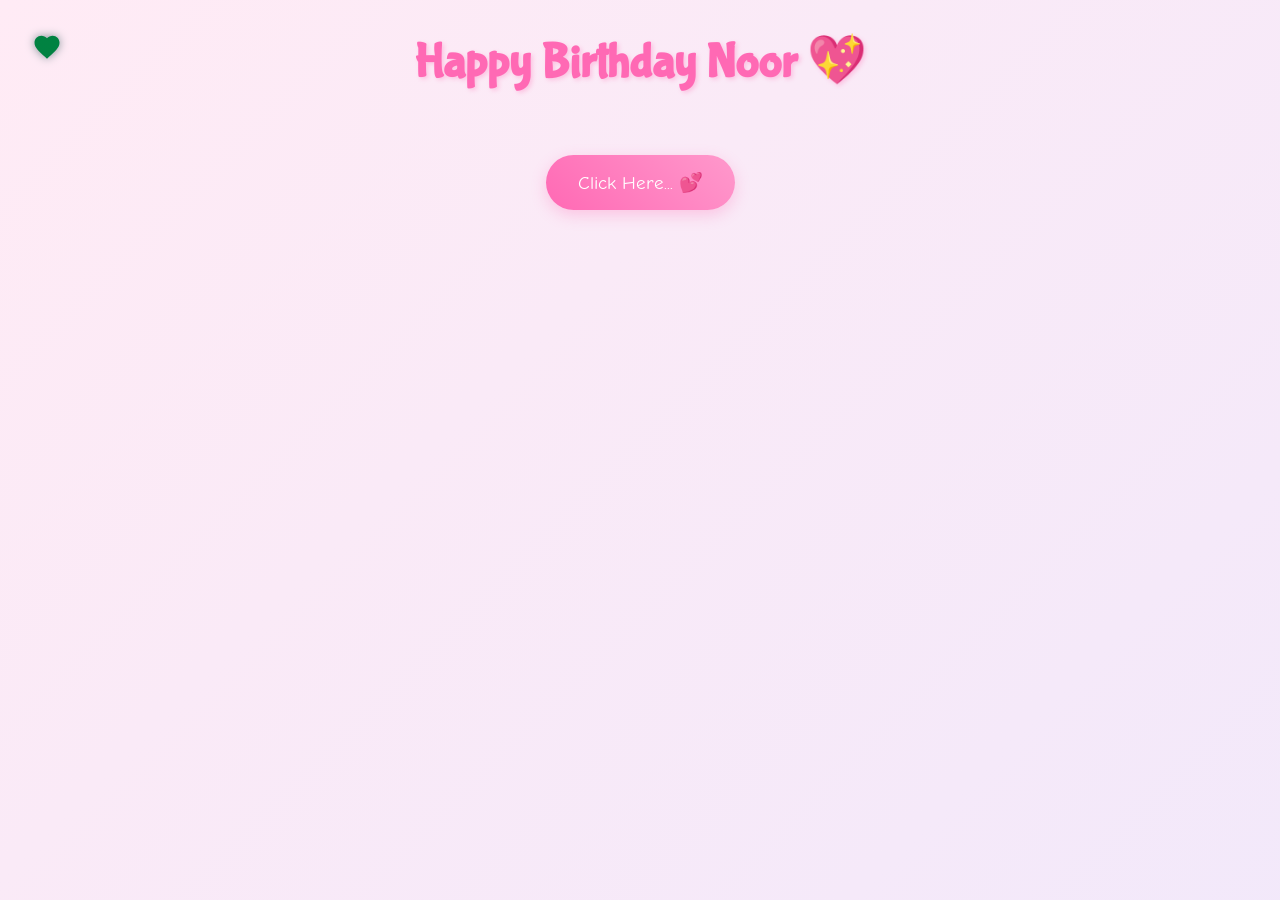
<file: cause.html>
<!DOCTYPE html>
<html lang="en">
<head>
    <meta charset="UTF-8">
    <meta name="viewport" content="width=device-width, initial-scale=1.0">
    <title>Why I Love You, Noor 💖</title>
    <script src="https://cdnjs.cloudflare.com/ajax/libs/gsap/3.12.2/gsap.min.js"></script>
    <link rel="stylesheet" href="./cause.css">
    <style>
       
    </style>
</head>
<body>
    <div class="custom-cursor">
        <svg viewBox="0 0 24 24">
            <path fill="#ff69b4" d="M12 21.35l-1.45-1.32C5.4 15.36 2 12.28 2 8.5 2 5.42 4.42 3 7.5 3c1.74 0 3.41.81 4.5 2.09C13.09 3.81 14.76 3 16.5 3 19.58 3 22 5.42 22 8.5c0 3.78-3.4 6.86-8.55 11.54L12 21.35z"/>
        </svg>
    </div>

    <div class="container">
        <h1>Happy Birthday Noor 💖</h1>
        
        <div id="reasons-container"></div>
        
        <button class="shuffle-button">Click Here... 💕</button>
        <div class="reason-counter"></div>

        <div class="ending-section">
            <div class="teddy-hug">
                <img src="./p1.jpeg" alt="Noor">
            </div>
            <div class="ending-text">You're my everything! 💖</div>
        </div>
    </div>

    <script src="cause.js">
       
    </script>
</body>
</html>
</file>
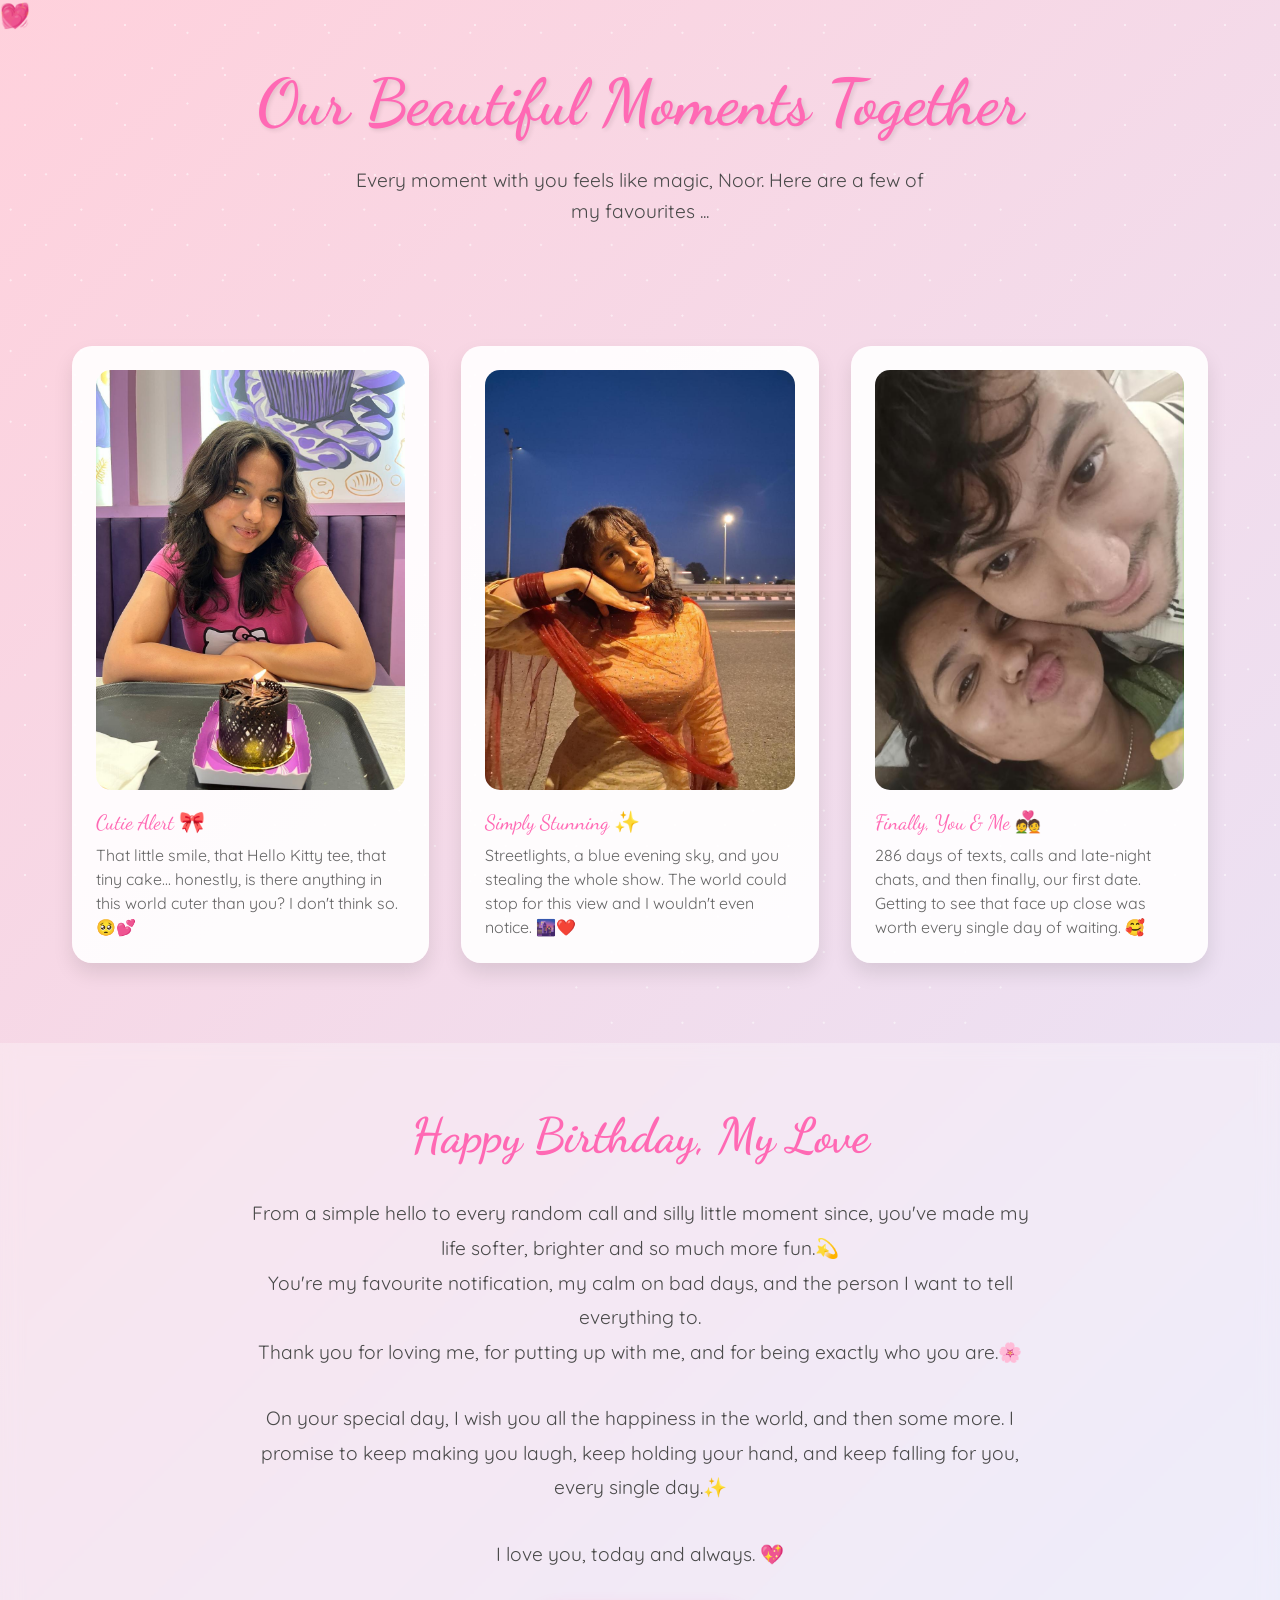
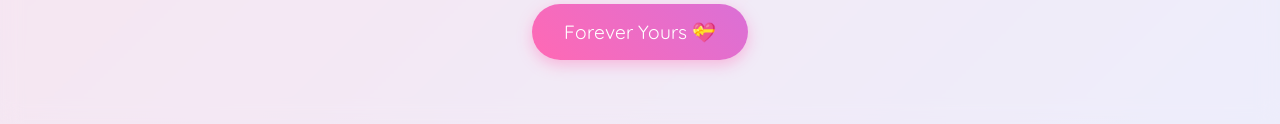
<file: last.html>
<!DOCTYPE html>
<html lang="en">

<head>
    <meta charset="UTF-8">
    <meta name="viewport" content="width=device-width, initial-scale=1.0">
    <title>Our Beautiful Memories ✨</title>
    <style>
        @import url('https://fonts.googleapis.com/css2?family=Dancing+Script:wght@700&family=Quicksand:wght@300;400;500;600&display=swap');

        * {
            margin: 0;
            padding: 0;
            box-sizing: border-box;
        }

        body {
            min-height: 100vh;
            background: linear-gradient(135deg,
                    #ffd1dc 0%,
                    #e6e6fa 25%,
                    #ffefd5 50%,
                    #e6e6fa 75%,
                    #ffd1dc 100%);
            background-size: 400% 400%;
            animation: gradientFlow 15s ease infinite;
            font-family: 'Quicksand', sans-serif;
            overflow-x: hidden;
            color: #4a4a4a;
        }

        @keyframes gradientFlow {
            0% {
                background-position: 0% 50%;
            }

            50% {
                background-position: 100% 50%;
            }

            100% {
                background-position: 0% 50%;
            }
        }

        /* Enhanced Sparkle Effect */
        .magic-sparkles {
            position: fixed;
            top: 0;
            left: 0;
            width: 100%;
            height: 100%;
            pointer-events: none;
            z-index: 1;
        }

        .sparkle {
            position: absolute;
            width: 6px;
            height: 6px;
            border-radius: 50%;
            background-color: white;
            animation: twinkle var(--duration, 4s) ease-in-out infinite;
            opacity: 0;
        }

        @keyframes twinkle {

            0%,
            100% {
                opacity: 0;
                transform: scale(0.5);
            }

            50% {
                opacity: 0.8;
                transform: scale(1);
            }
        }

        /* Generate 50 sparkles with different positions and animations */
        .magic-sparkles::before,
        .magic-sparkles::after {
            content: '';
            position: absolute;
            width: 100%;
            height: 100%;
            background-image: radial-gradient(circle, white 1px, transparent 1px);
            background-size: 50px 50px;
            animation: sparkleLayer 8s linear infinite;
            opacity: 0.5;
        }

        .magic-sparkles::after {
            animation-delay: -4s;
            transform: rotate(45deg);
        }

        @keyframes sparkleLayer {
            0% {
                transform: translateY(0);
            }

            100% {
                transform: translateY(-50px);
            }
        }

        /* Floating Hearts */
        .floating-hearts {
            position: fixed;
            width: 100%;
            height: 100%;
            pointer-events: none;
            z-index: 2;
        }

        .heart {
            position: absolute;
            font-size: 1.5rem;
            color: rgba(255, 105, 180, 0.6);
            animation: floatHeart var(--float-duration, 6s) ease-in-out infinite;
            animation-delay: var(--delay, 0s);
        }

        @keyframes floatHeart {
            0% {
                transform: translate(0, 100vh) rotate(0deg);
            }

            100% {
                transform: translate(var(--translate-x, 0), -100vh) rotate(360deg);
            }
        }

        /* Welcome Section */
        .welcome {
            text-align: center;
            padding: 4rem 2rem;
            position: relative;
            z-index: 3;
        }

        .welcome h1 {
            font-family: 'Dancing Script', cursive;
            font-size: 4rem;
            color: #ff69b4;
            text-shadow: 2px 2px 4px rgba(0, 0, 0, 0.1);
            animation: fadeInScale 2s ease;
        }

        .welcome p {
            font-size: 1.2rem;
            max-width: 600px;
            margin: 1.5rem auto;
            line-height: 1.6;
            animation: fadeIn 2s ease 0.5s both;
        }

        /* Enhanced Memory Cards */
        .memory-container {
            max-width: 1200px;
            margin: 0 auto;
            padding: 2rem;
            display: grid;
            grid-template-columns: repeat(auto-fit, minmax(300px, 1fr));
            gap: 2rem;
            z-index: 3;
            position: relative;
        }

        .memory-card {
            background: rgba(255, 255, 255, 0.9);
            border-radius: 20px;
            padding: 1.5rem;
            box-shadow: 0 10px 20px rgba(0, 0, 0, 0.1);
            transition: all 0.5s cubic-bezier(0.4, 0, 0.2, 1);
            position: relative;
            overflow: hidden;
        }

        .memory-card:hover {
            transform: translateY(-10px) scale(1.02);
            box-shadow: 0 15px 30px rgba(0, 0, 0, 0.15);
        }

        .memory-card::before {
            content: '';
            position: absolute;
            top: 0;
            left: 0;
            width: 100%;
            height: 100%;
            background: linear-gradient(45deg, transparent, rgba(255, 255, 255, 0.4), transparent);
            transform: translateX(-100%);
            transition: 0.5s;
        }

        .memory-card:hover::before {
            transform: translateX(100%);
        }

        .memory-img {
            width: 100%;
            height: 420px;
            object-fit: cover;
            object-position: center 30%;
            border-radius: 15px;
            margin-bottom: 1rem;
            transition: transform 0.5s ease;
        }

        .memory-card:hover .memory-img {
            transform: scale(1.05);
        }

        .memory-date {
            font-family: 'Dancing Script', cursive;
            color: #ff69b4;
            font-size: 1.3rem;
            margin-bottom: 0.5rem;
        }

        .memory-caption {
            font-size: 1rem;
            line-height: 1.5;
            color: #666;
        }

        /* Final Message Section */
        .final-message {
            text-align: center;
            padding: 4rem 2rem;
            background: rgba(255, 255, 255, 0.3);
            backdrop-filter: blur(10px);
            margin-top: 3rem;
            position: relative;
            z-index: 3;
        }

        .final-message h2 {
            font-family: 'Dancing Script', cursive;
            font-size: 3rem;
            color: #ff69b4;
            margin-bottom: 2rem;
            animation: heartbeat 2s infinite;
        }

        @keyframes heartbeat {

            0%,
            100% {
                transform: scale(1);
            }

            50% {
                transform: scale(1.1);
            }
        }

        .final-message p {
            font-size: 1.2rem;
            max-width: 800px;
            margin: 0 auto 2rem;
            line-height: 1.8;
        }

        .goodbye-btn {
            display: inline-block;
            padding: 1rem 2rem;
            font-size: 1.2rem;
            background: linear-gradient(45deg, #ff69b4, #da70d6);
            color: white;
            border: none;
            border-radius: 50px;
            cursor: pointer;
            text-decoration: none;
            transition: all 0.3s ease;
            box-shadow: 0 5px 15px rgba(255, 105, 180, 0.4);
            animation: float 3s infinite ease-in-out;
        }

        .goodbye-btn:hover {
            transform: translateY(-5px);
            box-shadow: 0 8px 20px rgba(255, 105, 180, 0.6);
        }

        @keyframes float {

            0%,
            100% {
                transform: translateY(0);
            }

            50% {
                transform: translateY(-10px);
            }
        }

        /* Animations */
        @keyframes fadeInScale {
            0% {
                opacity: 0;
                transform: scale(0.8);
            }

            100% {
                opacity: 1;
                transform: scale(1);
            }
        }

        @keyframes fadeIn {
            0% {
                opacity: 0;
            }

            100% {
                opacity: 1;
            }
        }

        /* Generate Hearts */
        .js-generate-hearts {
            position: fixed;
            width: 100%;
            height: 100%;
            pointer-events: none;
            z-index: 2;
        }

        /* Custom Scrollbar */
        ::-webkit-scrollbar {
            width: 12px;
        }

        ::-webkit-scrollbar-track {
            background: rgba(255, 255, 255, 0.4);
        }

        ::-webkit-scrollbar-thumb {
            background: linear-gradient(45deg, #ff69b4, #da70d6);
            border-radius: 6px;
        }

        /* Responsive Design */
        @media (max-width: 768px) {
            .welcome h1 {
                font-size: 3rem;
            }

            .memory-container {
                grid-template-columns: 1fr;
            }

            .final-message h2 {
                font-size: 2.5rem;
            }
        }
    </style>
</head>

<body>
    <div class="magic-sparkles"></div>
    <div class="floating-hearts">
        <!-- Hearts will be generated via CSS -->
        <div class="heart" style="--float-duration: 6s; --delay: 0s; --translate-x: 20px;">💝</div>
        <div class="heart" style="--float-duration: 8s; --delay: 1s; --translate-x: -30px;">💖</div>
        <div class="heart" style="--float-duration: 7s; --delay: 2s; --translate-x: 40px;">💗</div>
        <div class="heart" style="--float-duration: 9s; --delay: 3s; --translate-x: -20px;">💓</div>
        <div class="heart" style="--float-duration: 5s; --delay: 4s; --translate-x: 30px;">💕</div>
    </div>

    <section class="welcome">
        <h1>Our Beautiful Moments Together</h1>
        <p>Every moment with you feels like magic, Noor. Here are a few of my favourites ...</p>
    </section>

    <div class="memory-container">
        <div class="memory-card">
            <img src="./p1.jpeg" alt="Noor smiling with a cake" class="memory-img">
            <div class="memory-date">Cutie Alert 🎀</div>
            <div class="memory-caption">That little smile, that Hello Kitty tee, that tiny cake... honestly, is there
                anything in this world cuter than you? I don't think so. 🥺💕</div>
        </div>
        <div class="memory-card">
            <img src="./p2.jpeg" alt="Noor at dusk" class="memory-img">
            <div class="memory-date">Simply Stunning ✨</div>
            <div class="memory-caption">Streetlights, a blue evening sky, and you stealing the whole show. The world
                could stop for this view and I wouldn't even notice. 🌆❤️</div>
        </div>
        <div class="memory-card">
            <img src="./p3.jpeg" alt="Our first date" class="memory-img">
            <div class="memory-date">Finally, You & Me 💑</div>
            <div class="memory-caption">286 days of texts, calls and late-night chats, and then finally, our first
                date. Getting to see that face up close was worth every single day of waiting. 🥰</div>
        </div>

    </div>

    <section class="final-message">
        <h2>Happy Birthday, My Love</h2>
        <p>From a simple hello to every random call and silly little moment since, you've made my life
            softer, brighter and so much more fun.💫<br>
            You're my favourite notification, my calm on bad days, and the person I want to tell everything to.<br>
            Thank you for loving me, for putting up with me, and for being exactly who you are.🌸</p>
        <p>On your special day, I wish you all the happiness in the world, and then some more. I promise to keep
            making you laugh, keep holding your hand, and keep falling for you, every single day.✨</p>
        <p>I love you, today and always. 💖</p>
        <a href="#" class="goodbye-btn">Forever Yours 💝</a>
    </section>
</body>

</html>
</file>
<file: cause.css>
@import url('https://fonts.googleapis.com/css2?family=Bubblegum+Sans&family=Comic+Neue:wght@700&family=Quicksand:wght@500&display=swap');

* {
    margin: 0;
    padding: 0;
    box-sizing: border-box;
    cursor: none;
}

body {
    min-height: 100vh;
    background: linear-gradient(-45deg, #ffe6e6, #e6e6ff, #ffebf5);
    background-size: 400% 400%;
    animation: gradientBG 15s ease infinite;
    font-family: 'Quicksand', sans-serif;
    overflow-x: hidden;
    padding: 2rem;
}

.custom-cursor {
    width: 30px;
    height: 30px;
    position: fixed;
    pointer-events: none;
    z-index: 9999;
    mix-blend-mode: difference;
    transition: transform 0.1s;
}

.custom-cursor svg {
    width: 100%;
    height: 100%;
    filter: drop-shadow(0 0 5px rgba(255, 182, 193, 0.5));
}

.container {
    max-width: 1200px;
    margin: 0 auto;
    text-align: center;
    position: relative;
    z-index: 1;
}

h1 {
    font-family: 'Bubblegum Sans', cursive;
    font-size: 3rem;
    color: #ff69b4;
    text-shadow: 2px 2px 4px rgba(255, 105, 180, 0.3);
    margin-bottom: 2rem;
    animation: bounce 1s ease infinite;
}

.reason-card {
    background: rgba(255, 255, 255, 0.9);
    border-radius: 20px;
    padding: 2rem;
    margin: 1.5rem;
    box-shadow: 0 5px 15px rgba(0, 0, 0, 0.1);
    transition: transform 0.3s, box-shadow 0.3s;
    cursor: pointer;
    position: relative;
    overflow: hidden;
}

.reason-card:hover {
    transform: translateY(-5px);
    box-shadow: 0 8px 25px rgba(255, 105, 180, 0.2);
}

.reason-text {
    font-size: 1.2rem;
    margin-bottom: 1rem;
    position: relative;
    z-index: 2;
}

.gif-overlay {
    position: absolute;
    top: 0;
    left: 0;
    width: 100%;
    height: 100%;
    background: rgba(255, 255, 255, 0.95);
    display: flex;
    align-items: center;
    justify-content: center;
    opacity: 0;
    transition: opacity 0.3s;
    z-index: 1;
}

.reason-card:hover .gif-overlay {
    opacity: 1;
}

.shuffle-button {
    background: linear-gradient(45deg, #ff69b4, #ff99cc);
    border: none;
    border-radius: 50px;
    padding: 1rem 2rem;
    font-size: 1.2rem;
    color: white;
    margin: 2rem 0;
    cursor: pointer;
    transition: transform 0.3s;
    font-family: 'Comic Neue', cursive;
    box-shadow: 0 5px 15px rgba(255, 105, 180, 0.3);
}

.shuffle-button:hover {
    transform: scale(1.1);
}

.floating {
    position: fixed;
    pointer-events: none;
    animation: float 3s ease-in-out infinite;
}

.ending-section {
    margin-top: 4rem;
    padding: 2rem;
    text-align: center;
}

.ending-text {
    font-family: 'Bubblegum Sans', cursive;
    font-size: 2rem;
    color: #ff69b4;
    margin-bottom: 2rem;
    opacity: 0;
    transform: translateY(20px);
}

.teddy-hug {
    width: 200px;
    margin: 0 auto;
    transform: scale(0);
}

@keyframes gradientBG {
    0% { background-position: 0% 50%; }
    50% { background-position: 100% 50%; }
    100% { background-position: 0% 50%; }
}

@keyframes float {
    0%, 100% { transform: translateY(0); }
    50% { transform: translateY(-20px); }
}

@keyframes bounce {
    0%, 100% { transform: translateY(0); }
    50% { transform: translateY(-10px); }
}

@media (max-width: 768px) {
    h1 { font-size: 2rem; }
    .reason-card { margin: 1rem; }
    .reason-text { font-size: 1rem; }
}
.shuffle-button {
    background: linear-gradient(45deg, #ff69b4, #ff99cc);
    border: none;
    border-radius: 50px;
    padding: 1rem 2rem;
    font-size: 1.2rem;
    color: white;
    margin: 2rem 0;
    cursor: pointer;
    transition: all 0.3s;
    font-family: 'Comic Neue', cursive;
    box-shadow: 0 5px 15px rgba(255, 105, 180, 0.3);
}

.shuffle-button.story-mode {
    background: linear-gradient(45deg, #9b6dff, #ff6dc7);
    transform: scale(1.1);
}

.shuffle-button:hover {
    transform: scale(1.1);
}

.shuffle-button.story-mode:hover {
    transform: scale(1.2);
}

.reason-counter {
    font-size: 0.9rem;
    color: #ff69b4;
    margin-top: 1rem;
    opacity: 0.7;
}
.teddy-hug img {
    width: 100%;
    border-radius: 20px;
    box-shadow: 0 10px 25px rgba(255, 105, 180, 0.4);
}
</file>
